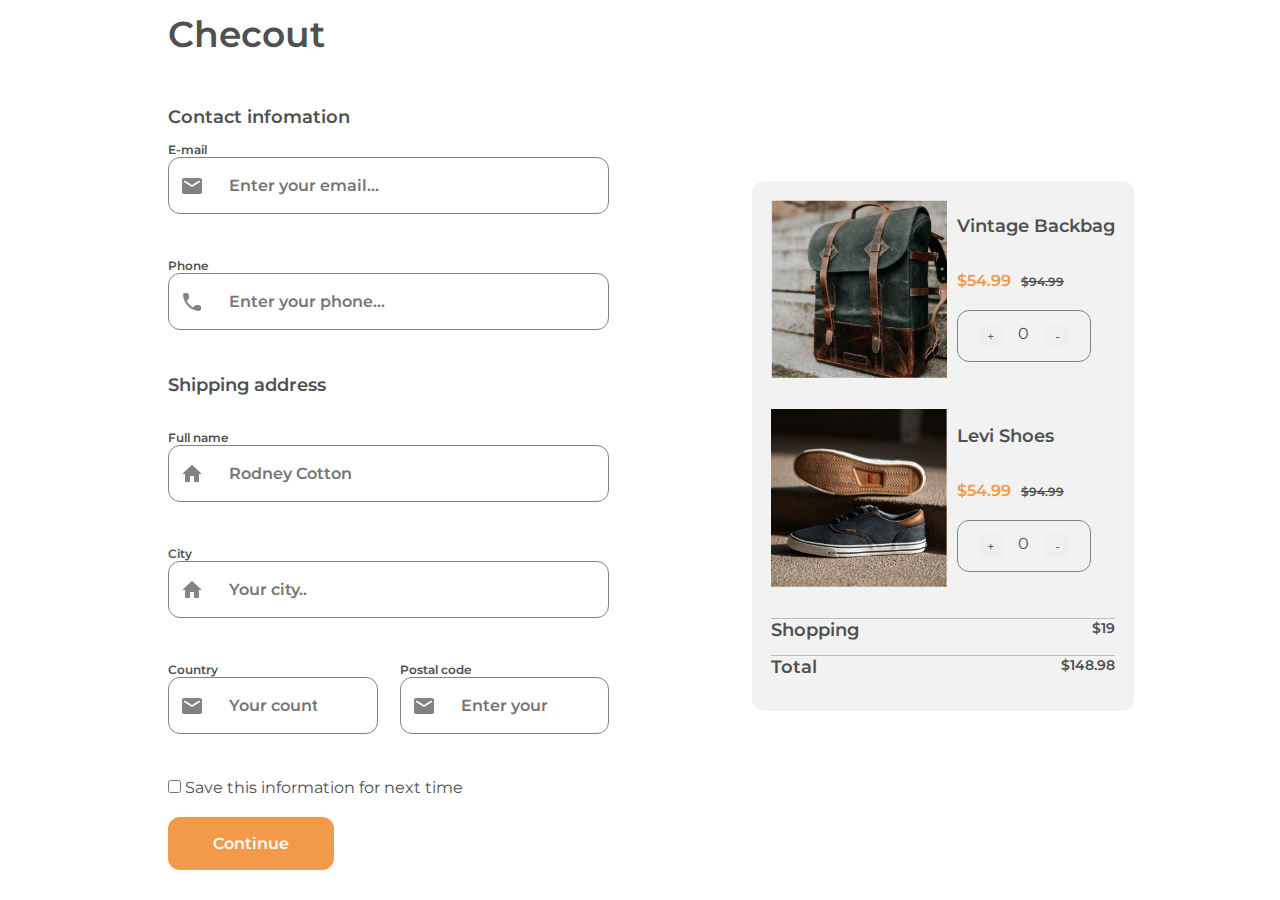
<file: index.html>
<!DOCTYPE html>
<html lang="pt-br">

<head>
  <meta charset="utf-8" />
  <meta name="viewport" content="width=device-width, initial-scale=1,
  maximum-scale=5" />

  <link rel="icon" href="devchallenges.png" />

  <link rel="shortcut icon" type="image/x-icon" href="https://devchallenges.io/" />


  <title>Devchallenges</title>
  <link rel="stylesheet" href="SRC/css/style.css">

</head>

<body>
  <div class="body">
    <div class="carrinho">
      <div class="item">
        <div class="img_carrinho"><img src="assetis/photo1.png" alt=""></div>
        <div class="descricao">
          <h3>Vintage Backbag</h3>
          <span><strong>$54.99</strong><del>$94.99</del></span>
          <div class="contador">
            <button onclick="incremento()">+</button>
            <span id="value">0</span>
            <button onclick="decremento()">-</button>
          </div>

        </div>
      </div>

      <div class="item">
        <div class="img_carrinho"><img src="assetis/photo2.png" alt=""></div>
        <div class="descricao">
          <h3>Levi Shoes</h3>
          <span><strong>$54.99</strong><del>$94.99</del></span>
          <div class="contador">
            <button onclick="incremento()">+</button>
            <span id="value">0</span>
            <button onclick="decremento()">-</button>
          </div>

          
        </div>
      </div>
      

      <div class="shopping">
        <h3>Shopping</h3>
        <span class="inposto">
          $19
        </span>
      </div>

      <div class="total">
        <h3>Total</h3>
        <span id="res">$148.98</span>
      </div>
    </div>
    <div class="formulario">
      <h1>Checout</h1>
      <h3>Contact infomation</h3>
      <form >
        <div class="inputs_validation">
          <label for="email">E-mail</label>
          <input type="email" id="email"  placeholder="Enter your email...">
           <div class="img">
            <img src="assetis/email.svg" alt="img">
          </div>
        </div>
        <div class="inputs_validation">
          <label for="phone">Phone</label>
          <input type="tel" id="phone" placeholder="Enter your phone...">
           <div class="img">
            <img src="assetis/phone.svg" alt="">
          </div>
        </div>

        <h3>Shipping address</h3>
    
        <div class="inputs_validation">
          <label for="name">Full name</label>
          <input type="text" id="nomeCompleto" placeholder="Rodney Cotton">
          <div class="img">
            <img src="assetis/adress.svg" alt="">
          </div>
        </div>
    
        <div class="inputs_validation">
          <label for="city">City</label>
          <input type="text" id="city"  placeholder="Your city..">
          <div class="img">
            <img src="assetis/adress.svg" alt="">
          </div>
        </div>
        <div class="flex">
          <div class="inputs_validation">
            <label for="country">Country</label>
            <input type="" id="country" placeholder="Your country..">
            <div class="img">
              <img src="assetis/email.svg" alt="">
            </div>
          </div>
          <div class="inputs_validation">
            <label for="postal-code">Postal code</label>
            <input type="text" id="postal-code" placeholder="Enter your email...">
            <div class="img">
              <img src="assetis/email.svg" alt="">
            </div>
          </div>
        </div>
        <div class="checkbox">
          <input type="checkbox" name="checkbox" id="checkbox">
          Save this information for next time
        </div>
        <button class="button" type="submit">Continue</button>
      </form>
    </div>
   
  </div>
  <script src="SRC/js/script.js"></script>
</body>

</html>
</file>
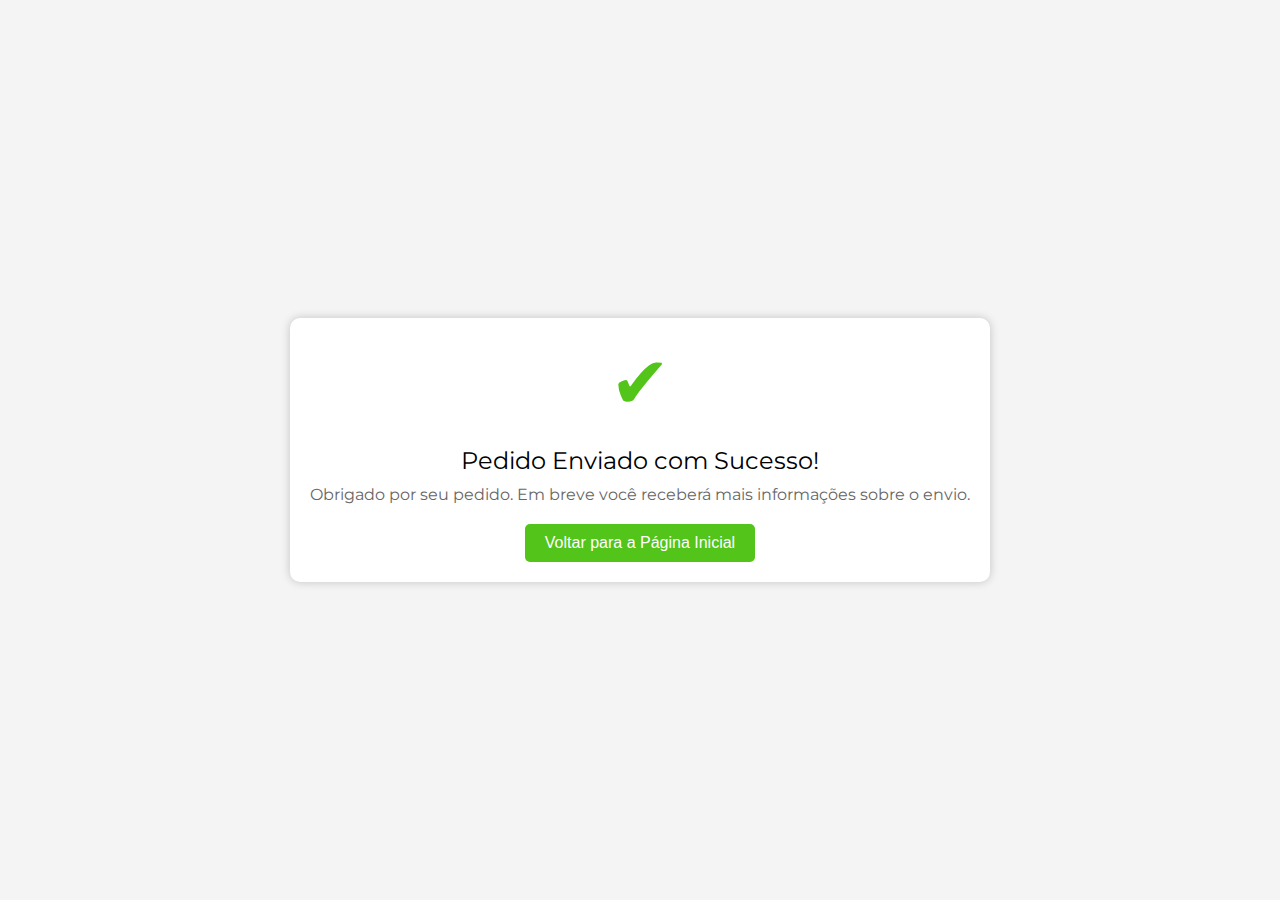
<file: SRC/congratulation.html>
<!DOCTYPE html>
<html>
<head>
    <title>Confirmação de Pedido Enviado</title>
    <style>
        @import url('https://fonts.googleapis.com/css2?family=Montserrat:wght@600&family=Poppins:wght@200;300;400;500;700&display=swap');
        body {
            /* font-family: Arial, sans-serif; */
            font-family: 'Montserrat', sans-serif;
            background-color: #f4f4f4;
            margin: 0;
            padding: 0;
            display: flex;
            align-items: center;
            justify-content: center;
            min-height: 100vh;
        }

        .confirmation-container {
            text-align: center;
            padding: 20px;
            background-color: #fff;
            border-radius: 10px;
            box-shadow: 0 0 10px rgba(0, 0, 0, 0.2);
        }

        .confirmation-icon {
            font-size: 72px;
            color: #52c41a;
            margin-bottom: 20px;
        }

        .confirmation-heading {
            font-size: 24px;
            margin-bottom: 10px;
        }

        .confirmation-message {
            font-size: 16px;
            color: #666;
            margin-bottom: 20px;
        }

        .return-button {
            background-color: #52c41a;
            color: #fff;
            padding: 10px 20px;
            border: none;
            border-radius: 5px;
            font-size: 16px;
            cursor: pointer;
            transition: background-color 0.3s;
        }

        .return-button:hover {
            background-color: #46a41d;
        }
    </style>
</head>
<body>
    <div class="confirmation-container">
        <div class="confirmation-icon">
            &#10004;
        </div>
        <div class="confirmation-heading">
            Pedido Enviado com Sucesso!
        </div>
        <div class="confirmation-message">
            Obrigado por seu pedido. Em breve você receberá mais informações sobre o envio.
        </div>
        <button class="return-button" onclick="window.location.href='../index.html'">Voltar para a Página Inicial</button>
    </div>
</body>
</html>
</file>
<file: SRC/css/style.css>
@import url('https://fonts.googleapis.com/css2?family=Montserrat:wght@600&family=Poppins:wght@200;300;400;500;700&display=swap');

* {
    margin: 0;
    padding: 0;
    box-sizing: border-box;
    color: #4E5150;
    font-family: 'Montserrat', sans-serif;
}
.body {
    display: flex;
    flex-direction: row-reverse;
    justify-content: center;
    align-items: center;
    gap: 121px;
}

.formulario {
    margin: 0 10px;
    max-width: 465px;
    width: 100%;
    padding: 12px;
}
h1{
    font-size: 36px;
    font-weight: 600;
    margin-bottom: 50px;
}
form {
    display: flex;
    flex-direction: column;
    gap: 20px;
}
h3{
    font-size: 18px;
    font-weight: 600;
    margin-bottom: 14px;
}
.inputs_validation {
    display: flex;
    flex-direction: column;
}
label{
    font-size: 12px;
    font-weight: 600;
}
input {
    padding: 18px 60px;
    border-radius: 12px;
    border: 1px solid  #828282;
    font-size: 16px;
    font-weight: 600;
}

input:focus {
    outline: none;
}

.img img {
    display: block;
    width: 100%;
    max-width: 24px;
    position: relative;
    top: -40px;
    left: 12px;
}

.flex {
    display: flex;
    flex-direction: row;
    justify-content: space-between;
}

.flex .inputs_validation {
    max-width: 47.5%;
}

.formulario button {
    border-radius: 12px;
    background: #F2994A;
    color: #fff;
    padding: 17px 45px;
    border: none;
    cursor: pointer;
    font-size: 16px;
    font-style: normal;
    font-weight: 600;
    max-width: 166px;
}
.checkbox input{
    color: var #4F4F4F;
    font-family: Montserrat;
    font-size: 12px;
    font-style: normal;
    font-weight: 600;
}

.carrinho {
    margin-top: 10px;
    max-width: 383px;
    padding: 19px;
    border-radius: 12px;
    background: #F2F2F2;
}
.carrinho .img_carrinho img{
    display: block;
    width: 100%;
    max-width: 175.703px;
    /* padding: 19px; */
}
.item{
    display: flex;
    flex-direction: row;
    gap: 10px;
    align-items: center;
    margin-bottom: 31px;
}
.descricao{
    display: flex;
    flex-direction: column;
    gap: 20px;
}
strong{
    color: #F2994A;
    font-size: 16px;
    font-style: normal;
    font-weight: 600;
    line-height: normal;
    margin-right: 10px;
}
del{
    color: #4E5150;
    font-size: 12px;
    font-style: normal;
    font-weight: 600;
    line-height: normal;
    text-decoration-line: strikethrough;
}
.contador{
    border-radius: 12px;
    border: 1px solid #828282;
    display: flex;
    justify-content: space-around;
    width: 134.254px;
    font-size: 16px;
    padding: 13px;
}
.contador button{
    width: 24.226px;
    height: 24.226px;
    border: none;
    cursor: pointer;
}
.shopping,
.total{
    display: flex;
    justify-content: space-between;
    font-size: 18px;
    font-style: normal;
    font-weight: 600;
    line-height: normal;
}
.shopping{
    border-top: 1px solid #BDBDBD ;
    border-bottom: 1px solid #BDBDBD ;
}
.shopping span{
    font-size: 14px;
    font-weight: 600;
}
.total span{
    font-size: 14px;
    font-weight: 600;
}

@media (max-width: 990px) {
    .body{
        flex-direction: column;
        gap: 39px;
    }
}
</file>
